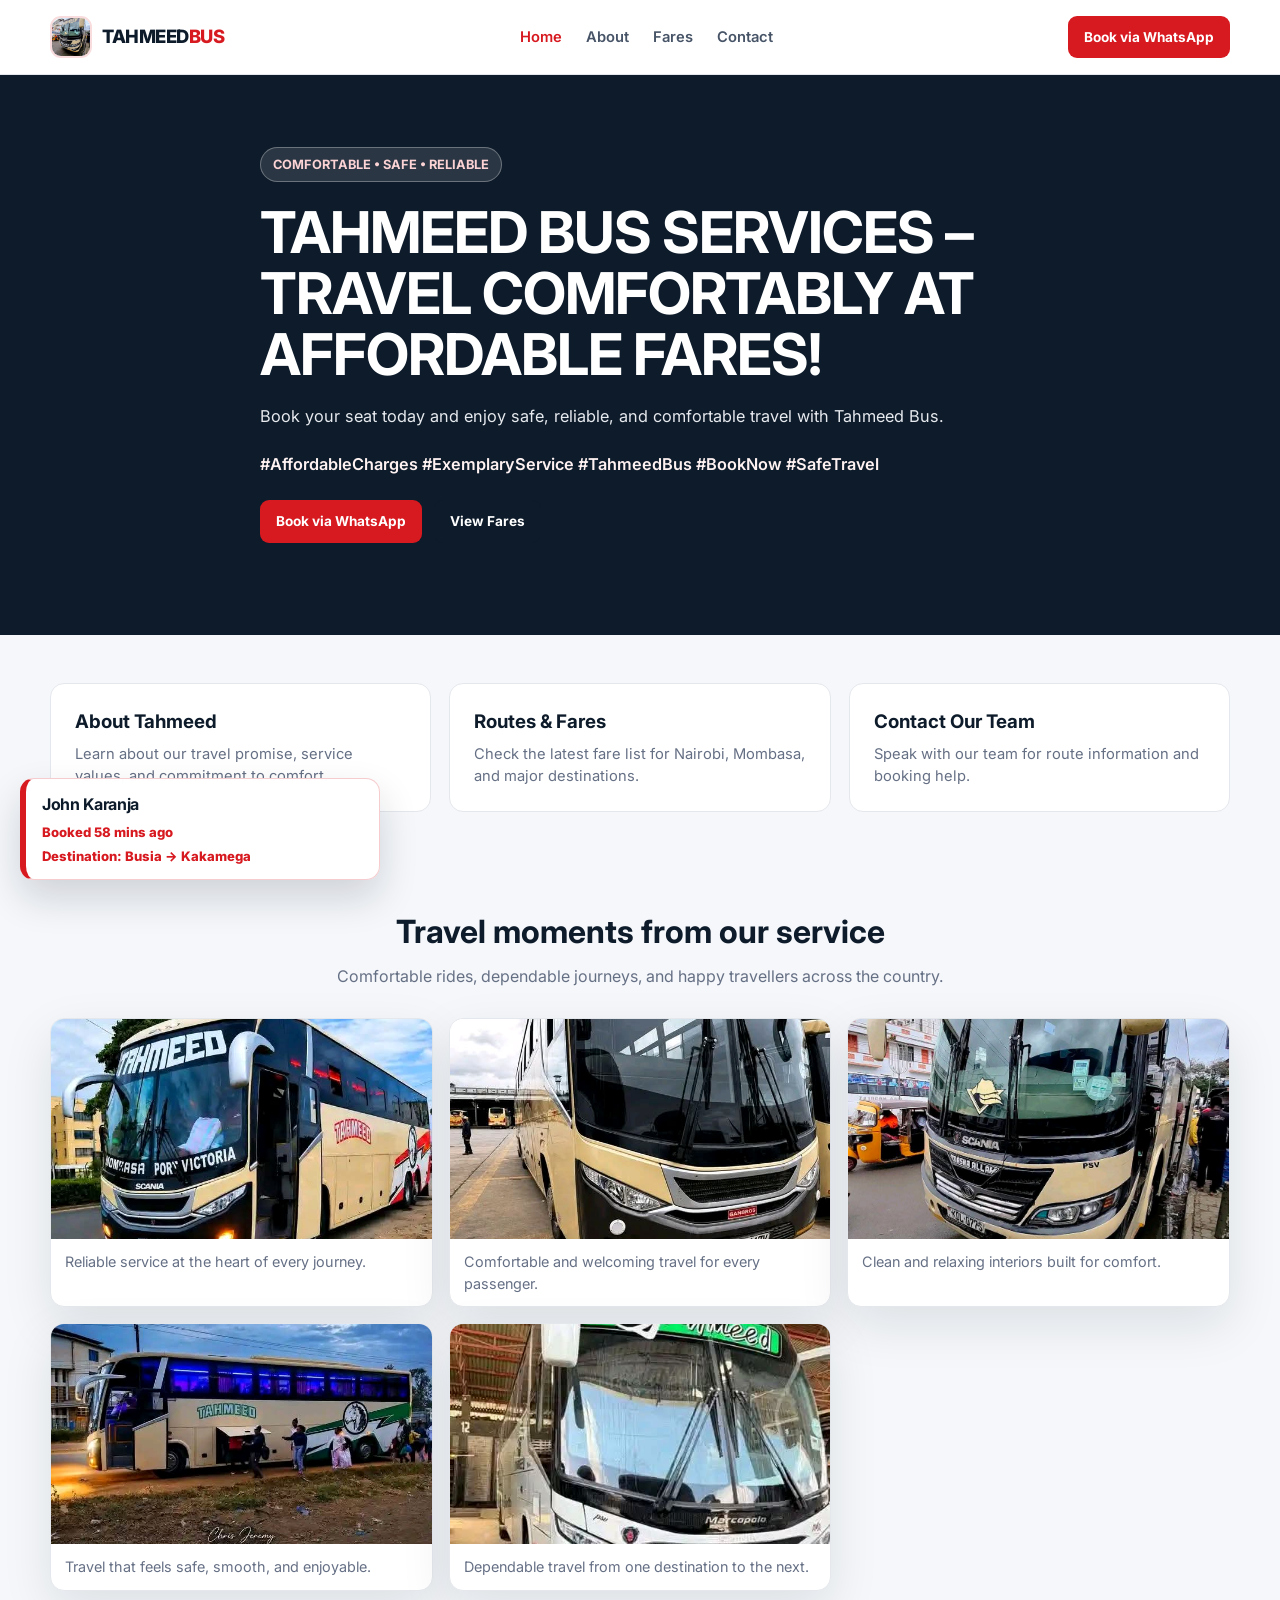
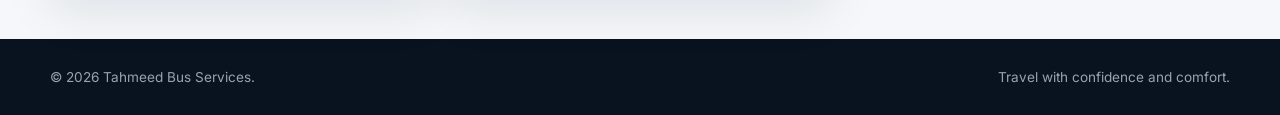
<file: index.html>
<!DOCTYPE html>
<html lang="en">

<head>
    <meta charset="UTF-8" />
    <meta name="viewport" content="width=device-width, initial-scale=1.0" />
    <title>Tahmeed Bus | Book Your Ticket</title>
    <meta name="description" content="Book Tahmeed bus tickets across Kenya." />
    <link rel="preconnect" href="https://fonts.googleapis.com" />
    <link rel="preconnect" href="https://fonts.gstatic.com" crossorigin />
    <link href="https://fonts.googleapis.com/css2?family=Inter:wght@400;500;600;700;800&display=swap" rel="stylesheet" />
    <link rel="stylesheet" href="styles.css" />
</head>

<body>
    <header class="navbar">
        <div class="container nav-inner">
            <a class="brand" href="index.html">
                <img class="brand-logo" src="WhatsApp Image 2026-08-10 at 18.30.43.jpeg" alt="Tahmeed Bus logo" />
                <span>TAHMEED<span style="color: var(--primary)">BUS</span></span>
            </a>
            <nav class="nav-links">
                <a class="active" href="index.html">Home</a>
                <a href="about.html">About</a>
                <a href="fares.html">Fares</a>
                <a href="contact.html">Contact</a>
            </nav>
            <a class="call-btn" href="https://wa.me/254100591007?text=Hello%20Tahmeed%20Bus%2C%20I%20would%20like%20to%20book%20a%20seat." target="_blank" rel="noopener noreferrer">Book via WhatsApp</a>
        </div>
    </header>

    <main>
        <section class="hero">
            <div class="container hero-content">
                <span class="eyebrow">COMFORTABLE • SAFE • RELIABLE</span>
                <h1>TAHMEED BUS SERVICES – TRAVEL COMFORTABLY AT AFFORDABLE FARES!</h1>
                <p>Book your seat today and enjoy safe, reliable, and comfortable travel with Tahmeed Bus.</p>
                <p style="margin-top: 10px; font-weight: 600; color: #fff2f2;">#AffordableCharges #ExemplaryService #TahmeedBus #BookNow #SafeTravel</p>
                <div class="hero-actions">
                    <a class="primary-btn" href="https://wa.me/254100591007?text=Hello%20Tahmeed%20Bus%2C%20I%20would%20like%20to%20book%20a%20seat." target="_blank" rel="noopener noreferrer">Book via WhatsApp</a>
                    <a class="primary-btn" href="fares.html" style="background: #0d1b2a;">View Fares</a>
                </div>
            </div>
        </section>

        <div class="testimonial-float-container" id="testimonial-float-container" aria-live="polite"></div>

        <section class="section">
            <div class="container cards-grid">
                <a class="card-link" href="about.html">
                    <h3>About Tahmeed</h3>
                    <p>Learn about our travel promise, service values, and commitment to comfort.</p>
                </a>
                <a class="card-link" href="fares.html">
                    <h3>Routes & Fares</h3>
                    <p>Check the latest fare list for Nairobi, Mombasa, and major destinations.</p>
                </a>
                <a class="card-link" href="contact.html">
                    <h3>Contact Our Team</h3>
                    <p>Speak with our team for route information and booking help.</p>
                </a>
            </div>
        </section>

        <section class="section">
            <div class="container">
                <div class="section-heading">
                    <h2>Travel moments from our service</h2>
                    <p>Comfortable rides, dependable journeys, and happy travellers across the country.</p>
                </div>
                <div class="gallery-grid">
                    <figure class="gallery-card">
                        <img src="WhatsApp Image 2026-08-10 at 18.30.43 (1).jpeg" alt="Tahmeed Bus service photo" loading="lazy" />
                        <figcaption>Reliable service at the heart of every journey.</figcaption>
                    </figure>
                    <figure class="gallery-card">
                        <img src="WhatsApp Image 2026-08-10 at 18.30.43 (2).jpeg" alt="Tahmeed Bus travel experience" loading="lazy" />
                        <figcaption>Comfortable and welcoming travel for every passenger.</figcaption>
                    </figure>
                    <figure class="gallery-card">
                        <img src="WhatsApp Image 2026-08-10 at 18.30.43.jpeg" alt="Tahmeed Bus interior and seats" loading="lazy" />
                        <figcaption>Clean and relaxing interiors built for comfort.</figcaption>
                    </figure>
                    <figure class="gallery-card">
                        <img src="WhatsApp Image 2026-08-10 at 18.30.44 (1).jpeg" alt="Tahmeed Bus passengers aboard" loading="lazy" />
                        <figcaption>Travel that feels safe, smooth, and enjoyable.</figcaption>
                    </figure>
                    <figure class="gallery-card">
                        <img src="WhatsApp Image 2026-08-10 at 18.30.44 (2).jpeg" alt="Tahmeed Bus road journey" loading="lazy" />
                        <figcaption>Dependable travel from one destination to the next.</figcaption>
                    </figure>
                </div>
            </div>
        </section>
    </main>

    <footer>
        <div class="container footer-inner">
            <p>© 2026 Tahmeed Bus Services.</p>
            <p>Travel with confidence and comfort.</p>
        </div>
    </footer>

    <script>
        const container = document.getElementById("testimonial-float-container");
        const names = [
            "Amina Wanjiku", "Daniel Otieno", "Grace Njeri", "Joseph Kibet", "Sarah Achieng", "Brian Muriuki", "Lucy Wambui", "Kevin Kariuki", "Moses Waweru", "Hellen Muthoni",
            "Peter Kamau", "Faith Mwende", "Omar Hassan", "Njeri Nyambura", "Asha Mohamed", "Caleb Ndegwa", "Winnie Atieno", "Sam Karanja", "Ruth Wanjiru", "Eric Mutua",
            "Mary Kilonzo", "James Owino", "Ann Maina", "Stephen Mwangangi", "Esther Mutisya", "Alex Kiplagat", "Mercy Naliaka", "Paul Kivuva", "Diana Chepkoech", "John Karanja",
            "Rose Awuor", "Isaac Langat", "Naomi Kibet", "Martin Mwaura", "Cynthia Njeri", "Elias Kiprotich", "Nancy Kwamboka", "Peter Otieno", "Sharon Mwikali", "David Njoroge",
            "Irene Wanjala", "Victor Ochieng", "Jane Muthoni", "Dennis Kinyua", "Lilian Akinyi", "Collins Wekesa", "Gladys Mokeira", "Simon Khamisi", "Priscah Njeri", "Brian Kigen",
            "Mariam Salim", "Kiptoo Cheruiyot", "Betty Mwangi", "Emmanuel Kariuki", "Joy Wairimu", "Joel Wafula", "Wanjiku Mugo", "Abdi Noor", "Leah Naserian", "Kennedy Ouma",
            "Frida Jepchirchir", "George Kibet", "Salome Chebet", "Robert Wekesa", "Esther Wambui", "Kevin Oduor", "Anne Kiarie", "Simon Maina", "Dorcas Kemunto", "Michael Ndegwa"
        ];

        const routes = [
            "Nairobi → Kisumu", "Mombasa → Nairobi", "Nakuru → Eldoret", "Kisumu → Nairobi", "Eldoret → Nairobi",
            "Thika → Mombasa", "Meru → Nairobi", "Garissa → Nairobi", "Nyeri → Kisumu", "Kakamega → Nairobi",
            "Kitale → Mombasa", "Machakos → Nakuru", "Mandera → Nairobi", "Naivasha → Kisumu", "Kisii → Nairobi",
            "Embu → Mombasa", "Malindi → Nairobi", "Busia → Nairobi", "Nanyuki → Eldoret", "Murang'a → Kisumu",
            "Nairobi → Mombasa", "Kisumu → Eldoret", "Mombasa → Kisii", "Nairobi → Nakuru", "Eldoret → Kisumu",
            "Nakuru → Nairobi", "Kisumu → Mombasa", "Nairobi → Meru", "Nairobi → Thika", "Busia → Kakamega",
            "Kisumu → Busia", "Mombasa → Malindi", "Nairobi → Garissa", "Nanyuki → Nairobi", "Mandera → Mombasa",
            "Kisii → Eldoret", "Thika → Nairobi", "Eldoret → Nakuru", "Nyeri → Nairobi", "Murang'a → Nairobi",
            "Nairobi → Kitale", "Kisumu → Nakuru", "Machakos → Mombasa", "Nakuru → Kisii", "Busia → Nairobi",
            "Mombasa → Eldoret", "Kisumu → Nairobi", "Nakuru → Mombasa", "Nairobi → Busia", "Eldoret → Nairobi",
            "Meru → Mombasa", "Kisii → Nairobi", "Malindi → Nairobi", "Embu → Kisumu", "Nairobi → Nyeri", "Nairobi → Garissa"
        ];

        const times = ["just now", "2 mins ago", "5 mins ago", "9 mins ago", "14 mins ago", "21 mins ago", "27 mins ago", "38 mins ago", "46 mins ago", "58 mins ago"];
        const testimonials = names.map((name, index) => ({
            name,
            time: times[index % times.length],
            destination: routes[index % routes.length]
        }));

        let usedIndexes = [];

        function showTestimonial() {
            if (usedIndexes.length === testimonials.length) {
                usedIndexes = [];
            }

            let nextIndex = Math.floor(Math.random() * testimonials.length);
            while (usedIndexes.includes(nextIndex)) {
                nextIndex = Math.floor(Math.random() * testimonials.length);
            }

            usedIndexes.push(nextIndex);
            const item = testimonials[nextIndex];

            const bubble = document.createElement("div");
            bubble.className = "testimonial-bubble";
            bubble.innerHTML = `
                <strong>${item.name}</strong>
                <span>Booked ${item.time}</span>
                <span>Destination: ${item.destination}</span>
            `;

            container.appendChild(bubble);

            setTimeout(() => {
                bubble.classList.add("fade-out");
                setTimeout(() => bubble.remove(), 500);
            }, 4200);
        }

        setInterval(showTestimonial, 5000);
        showTestimonial();
    </script>
</body>

</html>
</file>
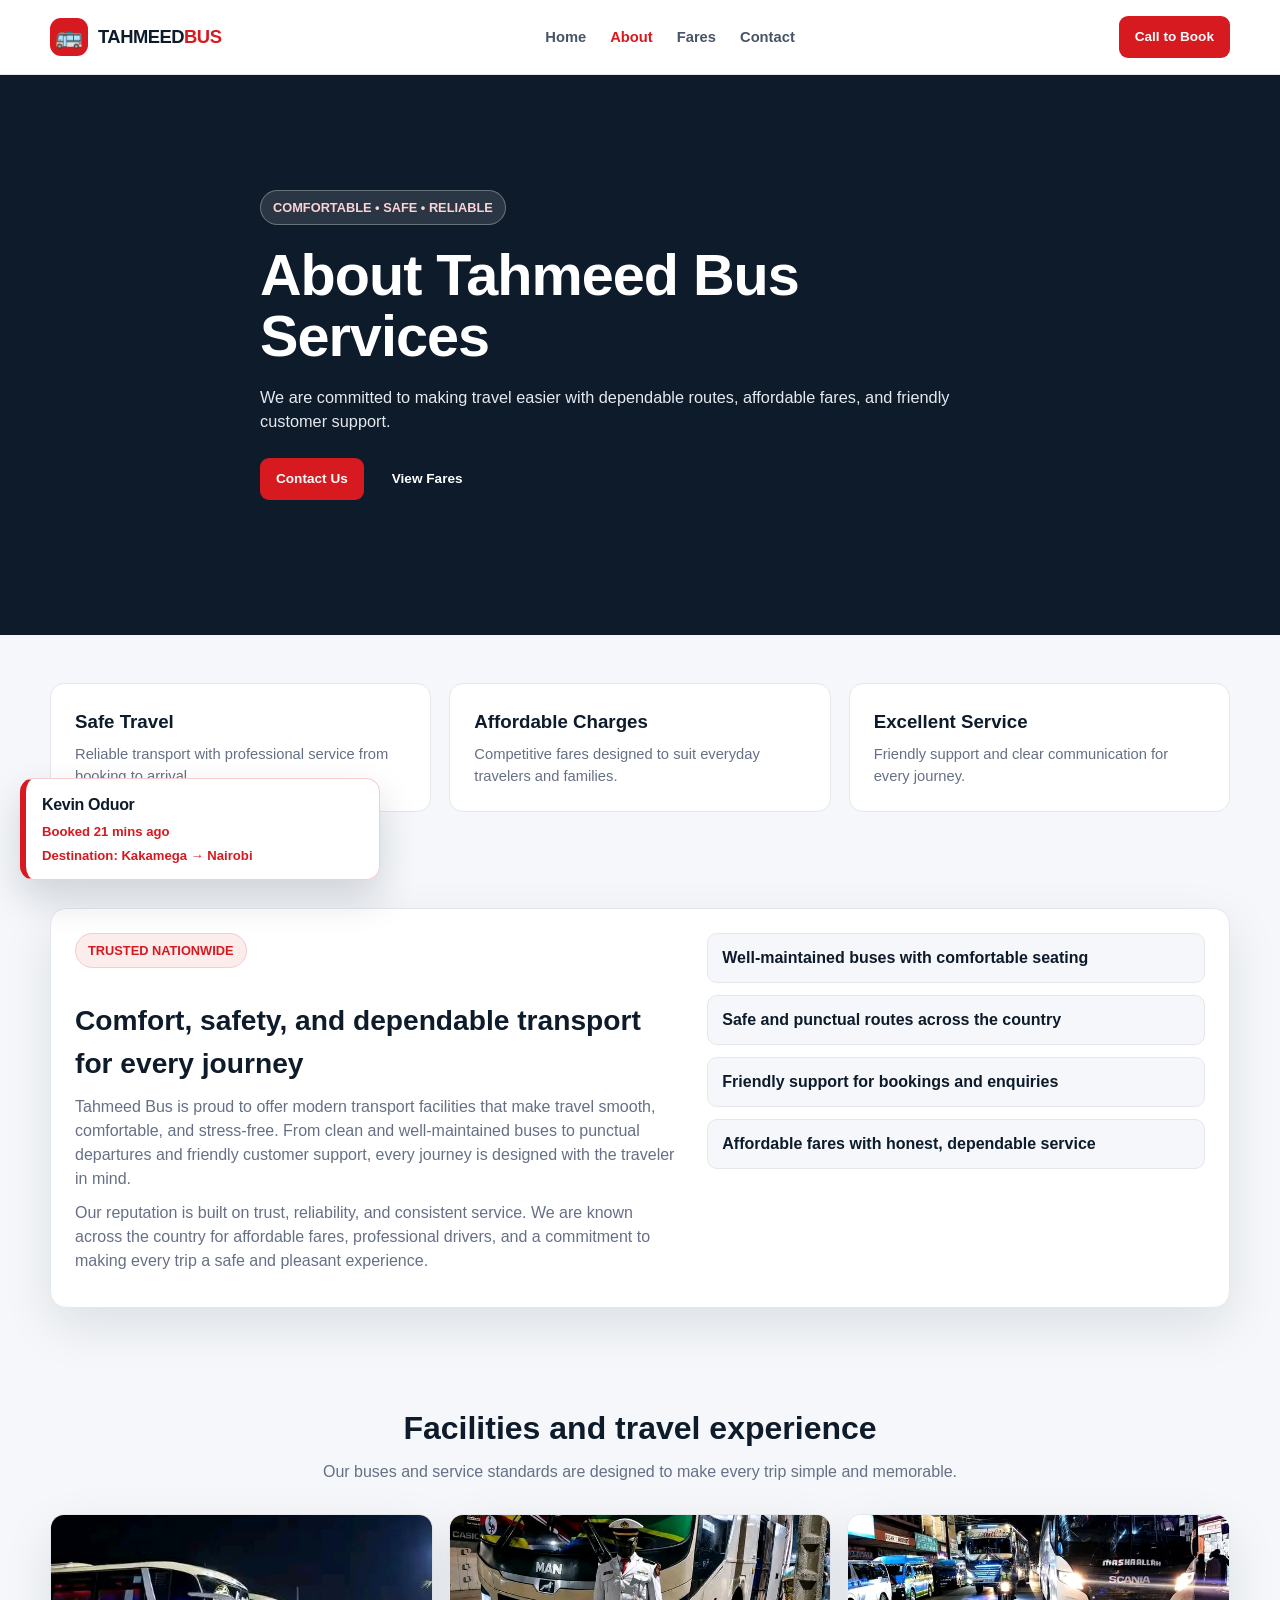
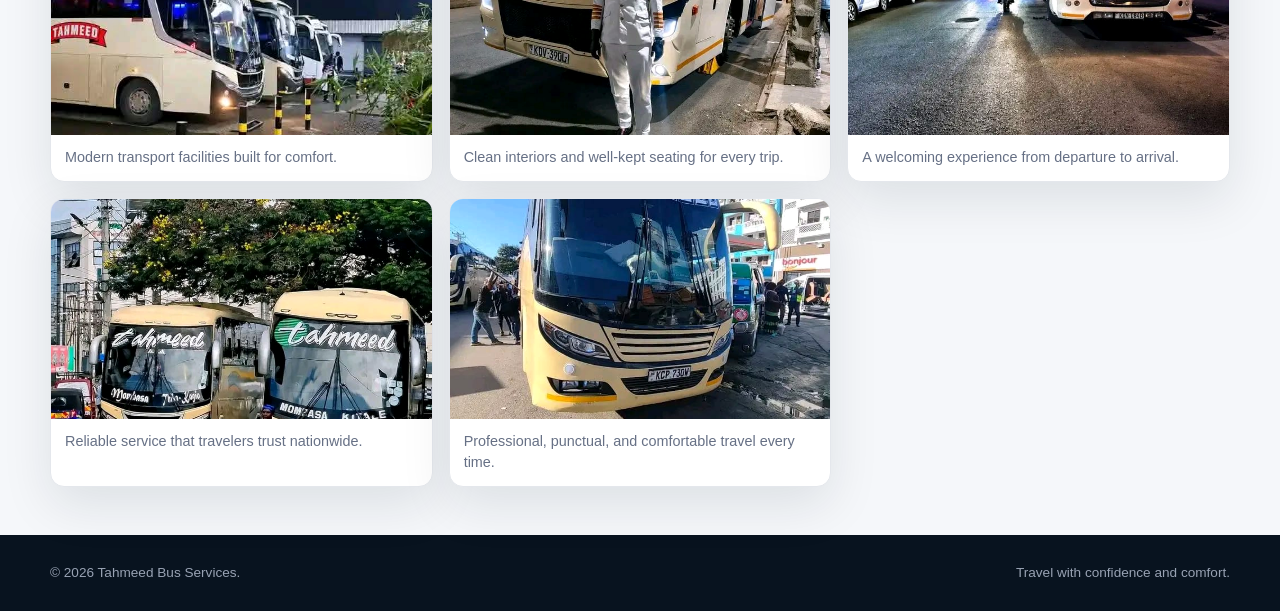
<file: about.html>
<!DOCTYPE html>
<html lang="en">

<head>
    <meta charset="UTF-8" />
    <meta name="viewport" content="width=device-width, initial-scale=1.0" />
    <title>About Tahmeed Bus</title>
    <link rel="stylesheet" href="styles.css" />
</head>

<body>
    <header class="navbar">
        <div class="container nav-inner">
            <a class="brand" href="index.html">
                <span class="brand-mark">🚌</span>
                <span>TAHMEED<span style="color: var(--primary)">BUS</span></span>
            </a>
            <nav class="nav-links">
                <a href="index.html">Home</a>
                <a class="active" href="about.html">About</a>
                <a href="fares.html">Fares</a>
                <a href="contact.html">Contact</a>
            </nav>
            <a class="call-btn" href="https://wa.me/254100591007?text=Hello%20Tahmeed%20Bus%2C%20I%20would%20like%20to%20book%20a%20seat." target="_blank" rel="noopener noreferrer">Call to Book</a>
        </div>
    </header>

    <main>
        <section class="hero">
            <div class="container hero-content">
                <span class="eyebrow">COMFORTABLE • SAFE • RELIABLE</span>
                <h1>About Tahmeed Bus Services</h1>
                <p>We are committed to making travel easier with dependable routes, affordable fares, and friendly customer support.</p>
                <div class="hero-actions">
                    <a class="primary-btn" href="contact.html">Contact Us</a>
                    <a class="primary-btn" href="fares.html" style="background: #0d1b2a;">View Fares</a>
                </div>
            </div>
        </section>

        <section class="section">
            <div class="container cards-grid">
                <article class="card-link">
                    <h3>Safe Travel</h3>
                    <p>Reliable transport with professional service from booking to arrival.</p>
                </article>
                <article class="card-link">
                    <h3>Affordable Charges</h3>
                    <p>Competitive fares designed to suit everyday travelers and families.</p>
                </article>
                <article class="card-link">
                    <h3>Excellent Service</h3>
                    <p>Friendly support and clear communication for every journey.</p>
                </article>
            </div>
        </section>

        <section class="section">
            <div class="container">
                <div class="page-card">
                    <div class="about-content">
                        <div>
                            <span class="eyebrow" style="color: var(--primary); background: rgba(215, 25, 32, 0.08); border-color: rgba(215, 25, 32, 0.15);">TRUSTED NATIONWIDE</span>
                            <h2>Comfort, safety, and dependable transport for every journey</h2>
                            <p>Tahmeed Bus is proud to offer modern transport facilities that make travel smooth, comfortable, and stress-free. From clean and well-maintained buses to punctual departures and friendly customer support, every journey is designed
                                with the traveler in mind.</p>
                            <p>Our reputation is built on trust, reliability, and consistent service. We are known across the country for affordable fares, professional drivers, and a commitment to making every trip a safe and pleasant experience.</p>
                        </div>
                        <ul class="feature-list">
                            <li>Well-maintained buses with comfortable seating</li>
                            <li>Safe and punctual routes across the country</li>
                            <li>Friendly support for bookings and enquiries</li>
                            <li>Affordable fares with honest, dependable service</li>
                        </ul>
                    </div>
                </div>
            </div>
        </section>

        <section class="section">
            <div class="container">
                <div class="section-heading">
                    <h2>Facilities and travel experience</h2>
                    <p>Our buses and service standards are designed to make every trip simple and memorable.</p>
                </div>
                <div class="gallery-grid">
                    <figure class="gallery-card">
                        <img src="WhatsApp Image 2026-08-10 at 18.30.44.jpeg" alt="Tahmeed Bus fleet" loading="lazy" />
                        <figcaption>Modern transport facilities built for comfort.</figcaption>
                    </figure>
                    <figure class="gallery-card">
                        <img src="WhatsApp Image 2026-08-10 at 18.30.48 (1).jpeg" alt="Tahmeed Bus interior" loading="lazy" />
                        <figcaption>Clean interiors and well-kept seating for every trip.</figcaption>
                    </figure>
                    <figure class="gallery-card">
                        <img src="WhatsApp Image 2026-08-10 at 18.30.48.jpeg" alt="Tahmeed Bus passengers" loading="lazy" />
                        <figcaption>A welcoming experience from departure to arrival.</figcaption>
                    </figure>
                    <figure class="gallery-card">
                        <img src="WhatsApp Image 2026-08-10 at 18.30.49.jpeg" alt="Tahmeed Bus travel comfort" loading="lazy" />
                        <figcaption>Reliable service that travelers trust nationwide.</figcaption>
                    </figure>
                    <figure class="gallery-card">
                        <img src="WhatsApp Image 2026-08-10 at 18.30.50 (1).jpeg" alt="Tahmeed Bus road trip" loading="lazy" />
                        <figcaption>Professional, punctual, and comfortable travel every time.</figcaption>
                    </figure>
                </div>
            </div>
        </section>
    </main>

    <div class="testimonial-float-container" id="testimonial-float-container" aria-live="polite"></div>

    <footer>
        <div class="container footer-inner">
            <p>© 2026 Tahmeed Bus Services.</p>
            <p>Travel with confidence and comfort.</p>
        </div>
    </footer>

    <script>
        const container = document.getElementById("testimonial-float-container");
        if (container) {
            const names = [
                "Amina Wanjiku", "Daniel Otieno", "Grace Njeri", "Joseph Kibet", "Sarah Achieng", "Brian Muriuki", "Lucy Wambui", "Kevin Kariuki", "Moses Waweru", "Hellen Muthoni",
                "Peter Kamau", "Faith Mwende", "Omar Hassan", "Njeri Nyambura", "Asha Mohamed", "Caleb Ndegwa", "Winnie Atieno", "Sam Karanja", "Ruth Wanjiru", "Eric Mutua",
                "Mary Kilonzo", "James Owino", "Ann Maina", "Stephen Mwangangi", "Esther Mutisya", "Alex Kiplagat", "Mercy Naliaka", "Paul Kivuva", "Diana Chepkoech", "John Karanja",
                "Rose Awuor", "Isaac Langat", "Naomi Kibet", "Martin Mwaura", "Cynthia Njeri", "Elias Kiprotich", "Nancy Kwamboka", "Peter Otieno", "Sharon Mwikali", "David Njoroge",
                "Irene Wanjala", "Victor Ochieng", "Jane Muthoni", "Dennis Kinyua", "Lilian Akinyi", "Collins Wekesa", "Gladys Mokeira", "Simon Khamisi", "Priscah Njeri", "Brian Kigen",
                "Mariam Salim", "Kiptoo Cheruiyot", "Betty Mwangi", "Emmanuel Kariuki", "Joy Wairimu", "Joel Wafula", "Wanjiku Mugo", "Abdi Noor", "Leah Naserian", "Kennedy Ouma",
                "Frida Jepchirchir", "George Kibet", "Salome Chebet", "Robert Wekesa", "Esther Wambui", "Kevin Oduor", "Anne Kiarie", "Simon Maina", "Dorcas Kemunto", "Michael Ndegwa"
            ];

            const routes = [
                "Nairobi → Kisumu", "Mombasa → Nairobi", "Nakuru → Eldoret", "Kisumu → Nairobi", "Eldoret → Nairobi",
                "Thika → Mombasa", "Meru → Nairobi", "Garissa → Nairobi", "Nyeri → Kisumu", "Kakamega → Nairobi",
                "Kitale → Mombasa", "Machakos → Nakuru", "Mandera → Nairobi", "Naivasha → Kisumu", "Kisii → Nairobi",
                "Embu → Mombasa", "Malindi → Nairobi", "Busia → Nairobi", "Nanyuki → Eldoret", "Murang'a → Kisumu",
                "Nairobi → Mombasa", "Kisumu → Eldoret", "Mombasa → Kisii", "Nairobi → Nakuru", "Eldoret → Kisumu",
                "Nakuru → Nairobi", "Kisumu → Mombasa", "Nairobi → Meru", "Nairobi → Thika", "Busia → Kakamega",
                "Kisumu → Busia", "Mombasa → Malindi", "Nairobi → Garissa", "Nanyuki → Nairobi", "Mandera → Mombasa",
                "Kisii → Eldoret", "Thika → Nairobi", "Eldoret → Nakuru", "Nyeri → Nairobi", "Murang'a → Nairobi",
                "Nairobi → Kitale", "Kisumu → Nakuru", "Machakos → Mombasa", "Nakuru → Kisii", "Busia → Nairobi",
                "Mombasa → Eldoret", "Kisumu → Nairobi", "Nakuru → Mombasa", "Nairobi → Busia", "Eldoret → Nairobi",
                "Meru → Mombasa", "Kisii → Nairobi", "Malindi → Nairobi", "Embu → Kisumu", "Nairobi → Nyeri", "Nairobi → Garissa"
            ];

            const times = ["just now", "2 mins ago", "5 mins ago", "9 mins ago", "14 mins ago", "21 mins ago", "27 mins ago", "38 mins ago", "46 mins ago", "58 mins ago"];
            const testimonials = names.map((name, index) => ({
                name,
                time: times[index % times.length],
                destination: routes[index % routes.length]
            }));

            let usedIndexes = [];

            function showTestimonial() {
                if (usedIndexes.length === testimonials.length) {
                    usedIndexes = [];
                }

                let nextIndex = Math.floor(Math.random() * testimonials.length);
                while (usedIndexes.includes(nextIndex)) {
                    nextIndex = Math.floor(Math.random() * testimonials.length);
                }

                usedIndexes.push(nextIndex);
                const item = testimonials[nextIndex];
                const bubble = document.createElement("div");
                bubble.className = "testimonial-bubble";
                bubble.innerHTML = `
                    <strong>${item.name}</strong>
                    <span>Booked ${item.time}</span>
                    <span>Destination: ${item.destination}</span>
                `;

                container.appendChild(bubble);

                setTimeout(() => {
                    bubble.classList.add("fade-out");
                    setTimeout(() => bubble.remove(), 500);
                }, 4200);
            }

            setInterval(showTestimonial, 5000);
            showTestimonial();
        }
    </script>
</body>

</html>
</file>
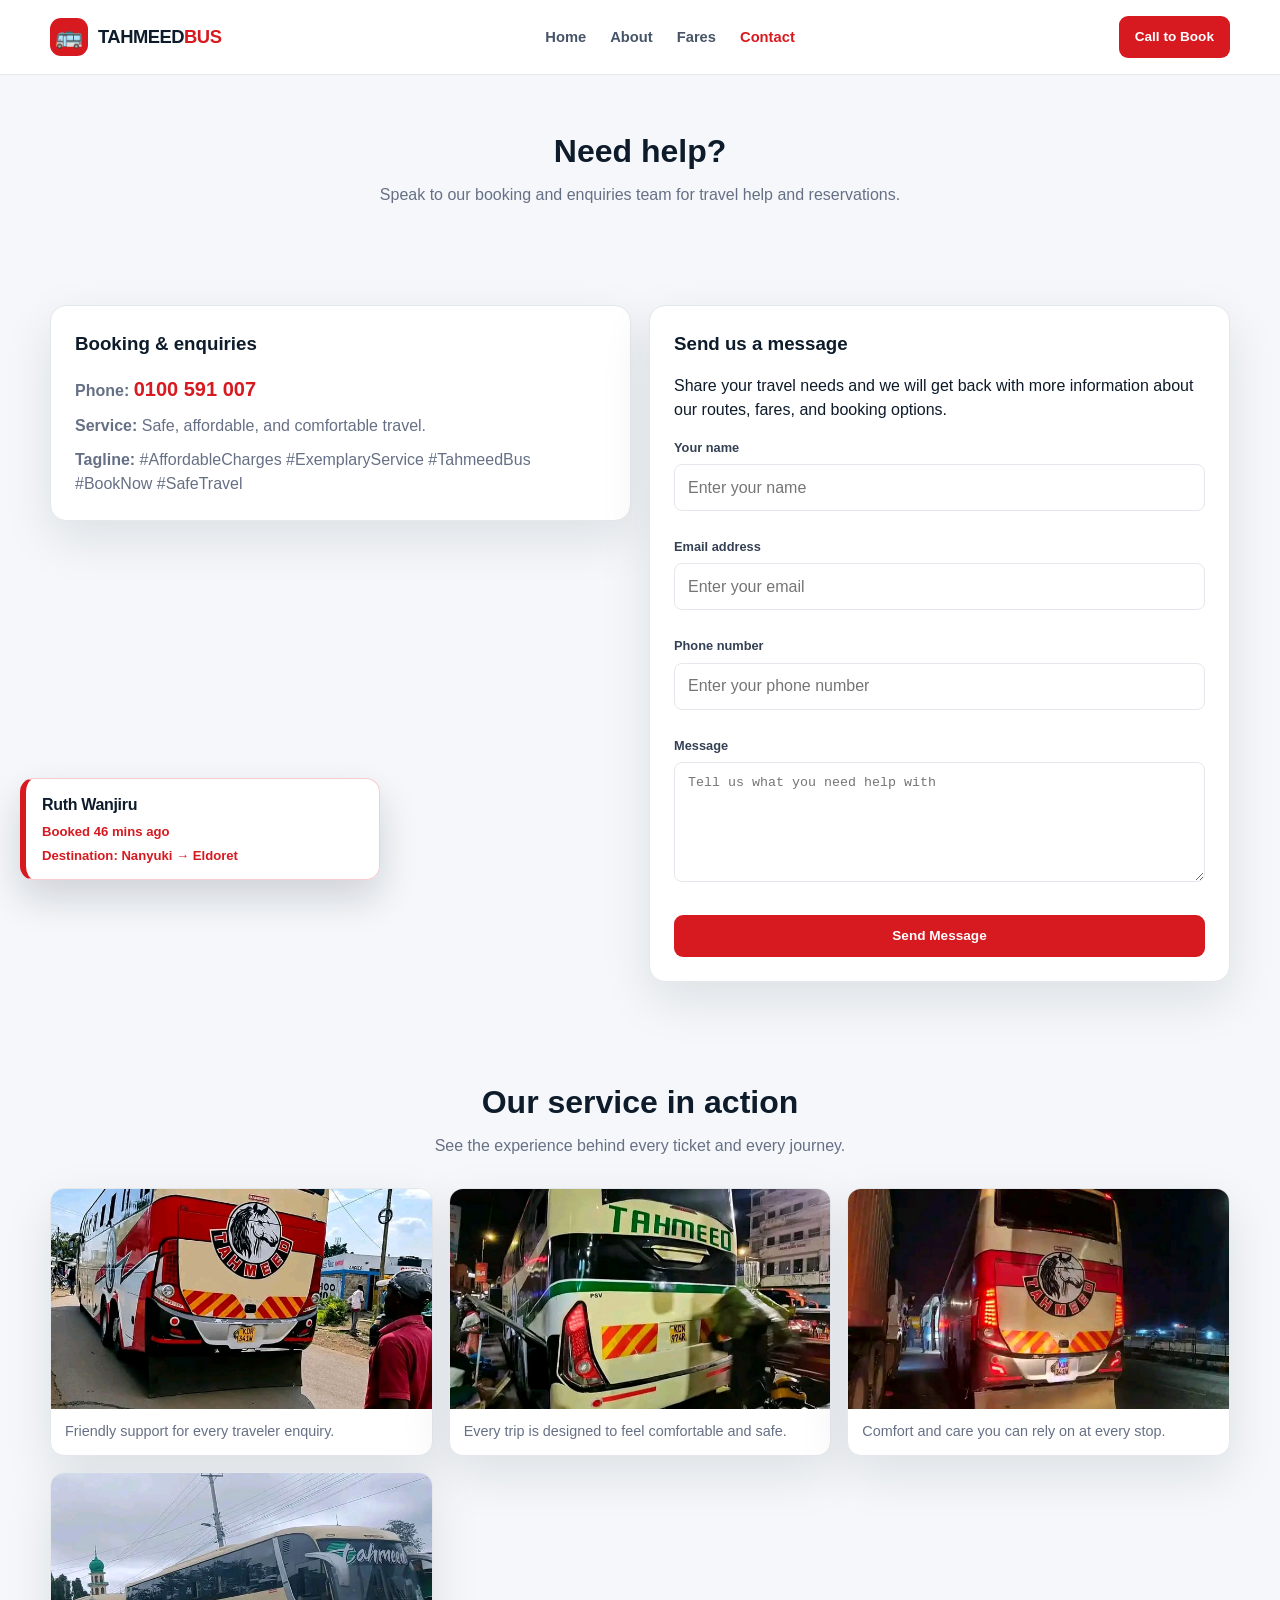
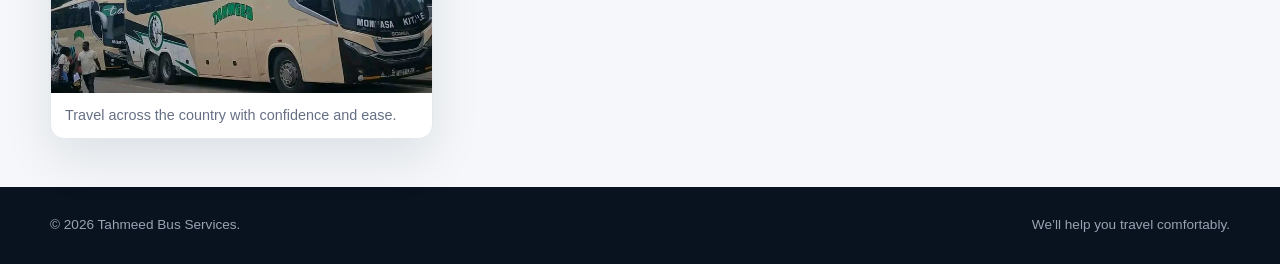
<file: contact.html>
<!DOCTYPE html>
<html lang="en">

<head>
    <meta charset="UTF-8" />
    <meta name="viewport" content="width=device-width, initial-scale=1.0" />
    <title>Contact Tahmeed Bus</title>
    <link rel="stylesheet" href="styles.css" />
</head>

<body>
    <header class="navbar">
        <div class="container nav-inner">
            <a class="brand" href="index.html">
                <span class="brand-mark">🚌</span>
                <span>TAHMEED<span style="color: var(--primary)">BUS</span></span>
            </a>
            <nav class="nav-links">
                <a href="index.html">Home</a>
                <a href="about.html">About</a>
                <a href="fares.html">Fares</a>
                <a class="active" href="contact.html">Contact</a>
            </nav>
            <a class="call-btn" href="https://wa.me/254100591007?text=Hello%20Tahmeed%20Bus%2C%20I%20would%20like%20to%20book%20a%20seat." target="_blank" rel="noopener noreferrer">Call to Book</a>
        </div>
    </header>

    <main>
        <section class="page-header">
            <div class="container section-heading">
                <h2>Need help?</h2>
                <p>Speak to our booking and enquiries team for travel help and reservations.</p>
            </div>
        </section>

        <section class="section">
            <div class="container contact-grid">
                <div class="contact-card">
                    <h3>Booking & enquiries</h3>
                    <div class="contact-list">
                        <p><strong>Phone:</strong> <a class="contact-number" href="https://wa.me/254100591007?text=Hello%20Tahmeed%20Bus%2C%20I%20would%20like%20to%20book%20a%20seat." target="_blank" rel="noopener noreferrer">0100 591 007</a></p>
                        <p><strong>Service:</strong> Safe, affordable, and comfortable travel.</p>
                        <p><strong>Tagline:</strong> #AffordableCharges #ExemplaryService #TahmeedBus #BookNow #SafeTravel</p>
                    </div>
                </div>

                <div class="contact-card">
                    <h3>Send us a message</h3>
                    <p>Share your travel needs and we will get back with more information about our routes, fares, and booking options.</p>
                    <form class="message-form" action="mailto:info@tahmeedbus.com" method="post" enctype="text/plain">
                        <div class="form-group">
                            <label for="name">Your name</label>
                            <input class="form-input" id="name" name="name" type="text" placeholder="Enter your name" required />
                        </div>
                        <div class="form-group">
                            <label for="email">Email address</label>
                            <input class="form-input" id="email" name="email" type="email" placeholder="Enter your email" required />
                        </div>
                        <div class="form-group">
                            <label for="phone">Phone number</label>
                            <input class="form-input" id="phone" name="phone" type="tel" placeholder="Enter your phone number" />
                        </div>
                        <div class="form-group">
                            <label for="message">Message</label>
                            <textarea class="form-input" id="message" name="message" rows="5" placeholder="Tell us what you need help with" required></textarea>
                        </div>
                        <button class="primary-btn" type="submit">Send Message</button>
                    </form>
                </div>
            </div>
        </section>

        <section class="section">
            <div class="container">
                <div class="section-heading">
                    <h2>Our service in action</h2>
                    <p>See the experience behind every ticket and every journey.</p>
                </div>
                <div class="gallery-grid">
                    <figure class="gallery-card">
                        <img src="WhatsApp Image 2026-08-10 at 18.30.53 (3).jpeg" alt="Tahmeed Bus support and travel gallery" loading="lazy" />
                        <figcaption>Friendly support for every traveler enquiry.</figcaption>
                    </figure>
                    <figure class="gallery-card">
                        <img src="WhatsApp Image 2026-08-10 at 18.30.53.jpeg" alt="Tahmeed Bus journey" loading="lazy" />
                        <figcaption>Every trip is designed to feel comfortable and safe.</figcaption>
                    </figure>
                    <figure class="gallery-card">
                        <img src="WhatsApp Image 2026-08-10 at 18.30.54 (1).jpeg" alt="Tahmeed Bus comfort" loading="lazy" />
                        <figcaption>Comfort and care you can rely on at every stop.</figcaption>
                    </figure>
                    <figure class="gallery-card">
                        <img src="WhatsApp Image 2026-08-10 at 18.30.54.jpeg" alt="Tahmeed Bus service image" loading="lazy" />
                        <figcaption>Travel across the country with confidence and ease.</figcaption>
                    </figure>
                </div>
            </div>
        </section>
    </main>

    <div class="testimonial-float-container" id="testimonial-float-container" aria-live="polite"></div>

    <footer>
        <div class="container footer-inner">
            <p>© 2026 Tahmeed Bus Services.</p>
            <p>We’ll help you travel comfortably.</p>
        </div>
    </footer>

    <script>
        const container = document.getElementById("testimonial-float-container");
        if (container) {
            const names = [
                "Amina Wanjiku", "Daniel Otieno", "Grace Njeri", "Joseph Kibet", "Sarah Achieng", "Brian Muriuki", "Lucy Wambui", "Kevin Kariuki", "Moses Waweru", "Hellen Muthoni",
                "Peter Kamau", "Faith Mwende", "Omar Hassan", "Njeri Nyambura", "Asha Mohamed", "Caleb Ndegwa", "Winnie Atieno", "Sam Karanja", "Ruth Wanjiru", "Eric Mutua",
                "Mary Kilonzo", "James Owino", "Ann Maina", "Stephen Mwangangi", "Esther Mutisya", "Alex Kiplagat", "Mercy Naliaka", "Paul Kivuva", "Diana Chepkoech", "John Karanja",
                "Rose Awuor", "Isaac Langat", "Naomi Kibet", "Martin Mwaura", "Cynthia Njeri", "Elias Kiprotich", "Nancy Kwamboka", "Peter Otieno", "Sharon Mwikali", "David Njoroge",
                "Irene Wanjala", "Victor Ochieng", "Jane Muthoni", "Dennis Kinyua", "Lilian Akinyi", "Collins Wekesa", "Gladys Mokeira", "Simon Khamisi", "Priscah Njeri", "Brian Kigen",
                "Mariam Salim", "Kiptoo Cheruiyot", "Betty Mwangi", "Emmanuel Kariuki", "Joy Wairimu", "Joel Wafula", "Wanjiku Mugo", "Abdi Noor", "Leah Naserian", "Kennedy Ouma",
                "Frida Jepchirchir", "George Kibet", "Salome Chebet", "Robert Wekesa", "Esther Wambui", "Kevin Oduor", "Anne Kiarie", "Simon Maina", "Dorcas Kemunto", "Michael Ndegwa"
            ];

            const routes = [
                "Nairobi → Kisumu", "Mombasa → Nairobi", "Nakuru → Eldoret", "Kisumu → Nairobi", "Eldoret → Nairobi",
                "Thika → Mombasa", "Meru → Nairobi", "Garissa → Nairobi", "Nyeri → Kisumu", "Kakamega → Nairobi",
                "Kitale → Mombasa", "Machakos → Nakuru", "Mandera → Nairobi", "Naivasha → Kisumu", "Kisii → Nairobi",
                "Embu → Mombasa", "Malindi → Nairobi", "Busia → Nairobi", "Nanyuki → Eldoret", "Murang'a → Kisumu",
                "Nairobi → Mombasa", "Kisumu → Eldoret", "Mombasa → Kisii", "Nairobi → Nakuru", "Eldoret → Kisumu",
                "Nakuru → Nairobi", "Kisumu → Mombasa", "Nairobi → Meru", "Nairobi → Thika", "Busia → Kakamega",
                "Kisumu → Busia", "Mombasa → Malindi", "Nairobi → Garissa", "Nanyuki → Nairobi", "Mandera → Mombasa",
                "Kisii → Eldoret", "Thika → Nairobi", "Eldoret → Nakuru", "Nyeri → Nairobi", "Murang'a → Nairobi",
                "Nairobi → Kitale", "Kisumu → Nakuru", "Machakos → Mombasa", "Nakuru → Kisii", "Busia → Nairobi",
                "Mombasa → Eldoret", "Kisumu → Nairobi", "Nakuru → Mombasa", "Nairobi → Busia", "Eldoret → Nairobi",
                "Meru → Mombasa", "Kisii → Nairobi", "Malindi → Nairobi", "Embu → Kisumu", "Nairobi → Nyeri", "Nairobi → Garissa"
            ];

            const times = ["just now", "2 mins ago", "5 mins ago", "9 mins ago", "14 mins ago", "21 mins ago", "27 mins ago", "38 mins ago", "46 mins ago", "58 mins ago"];
            const testimonials = names.map((name, index) => ({
                name,
                time: times[index % times.length],
                destination: routes[index % routes.length]
            }));

            let usedIndexes = [];

            function showTestimonial() {
                if (usedIndexes.length === testimonials.length) {
                    usedIndexes = [];
                }

                let nextIndex = Math.floor(Math.random() * testimonials.length);
                while (usedIndexes.includes(nextIndex)) {
                    nextIndex = Math.floor(Math.random() * testimonials.length);
                }

                usedIndexes.push(nextIndex);
                const item = testimonials[nextIndex];
                const bubble = document.createElement("div");
                bubble.className = "testimonial-bubble";
                bubble.innerHTML = `
                    <strong>${item.name}</strong>
                    <span>Booked ${item.time}</span>
                    <span>Destination: ${item.destination}</span>
                `;

                container.appendChild(bubble);

                setTimeout(() => {
                    bubble.classList.add("fade-out");
                    setTimeout(() => bubble.remove(), 500);
                }, 4200);
            }

            setInterval(showTestimonial, 5000);
            showTestimonial();
        }
    </script>
</body>

</html>
</file>
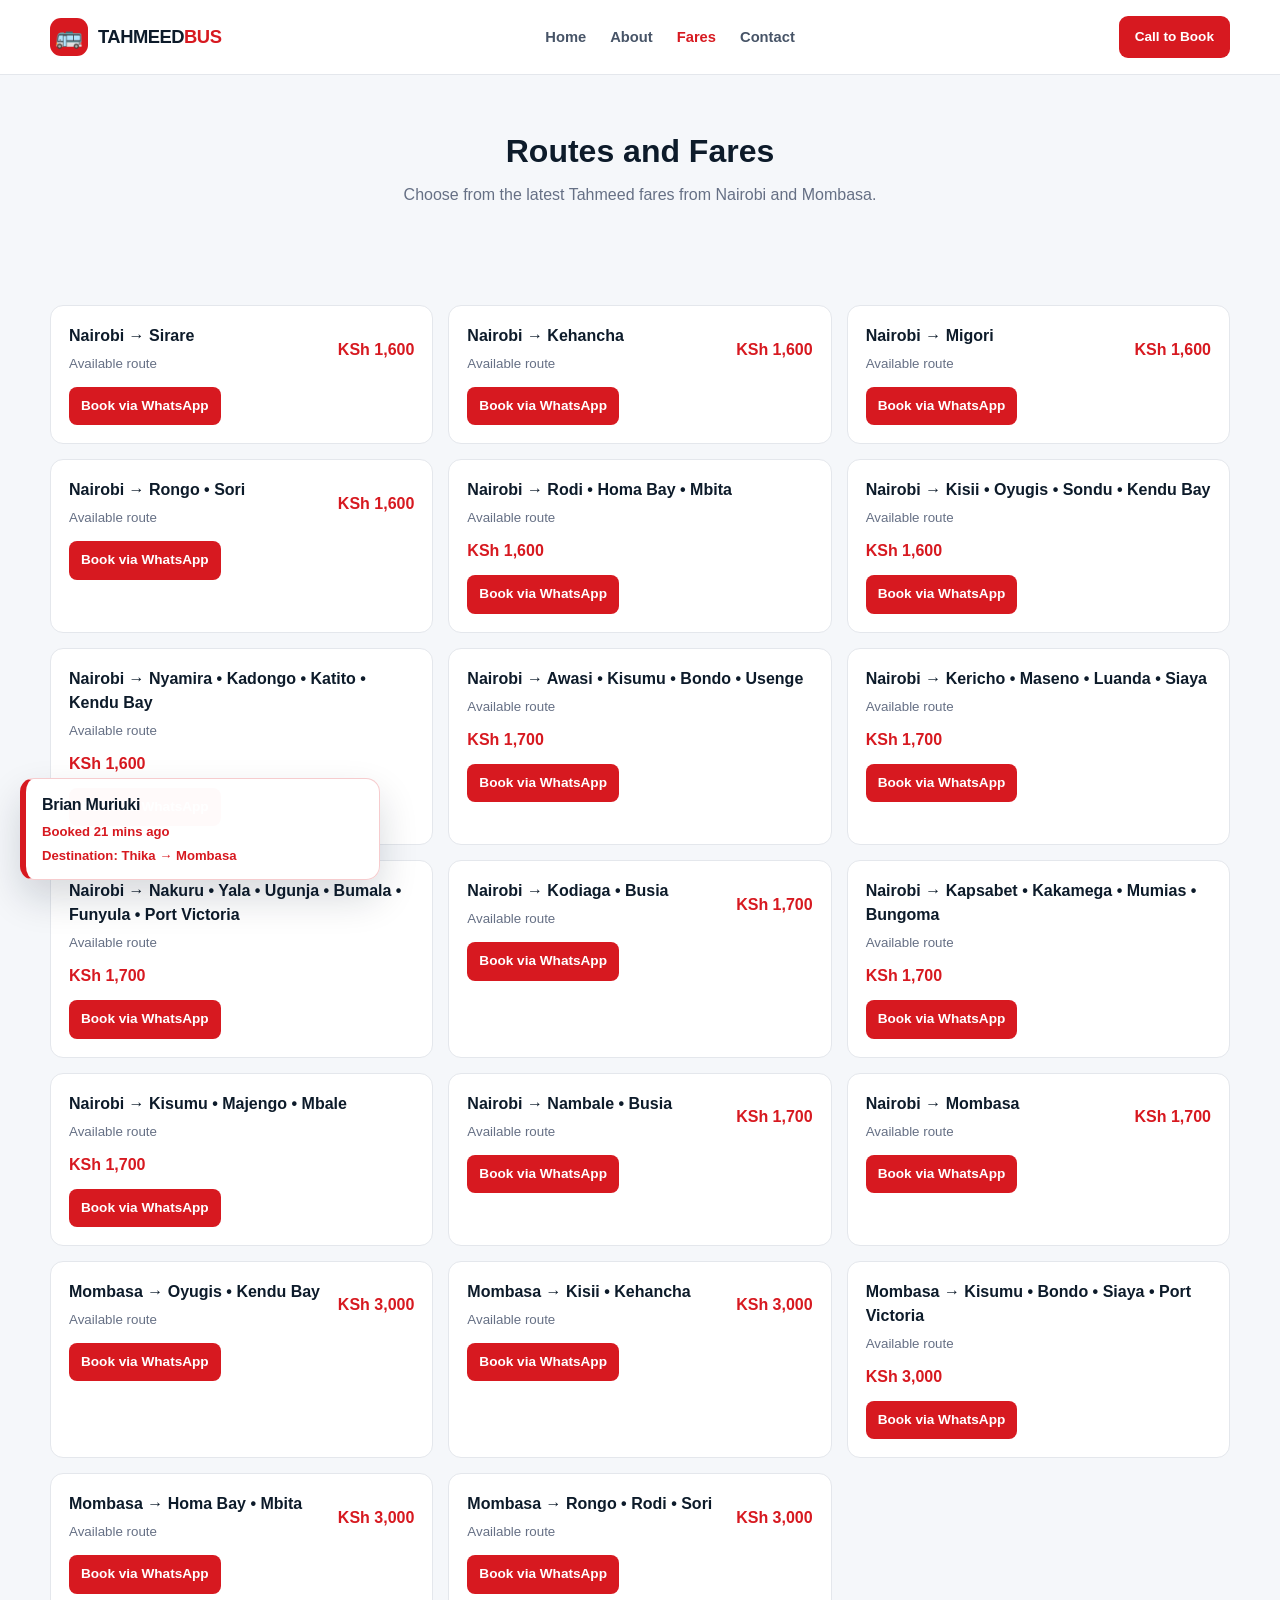
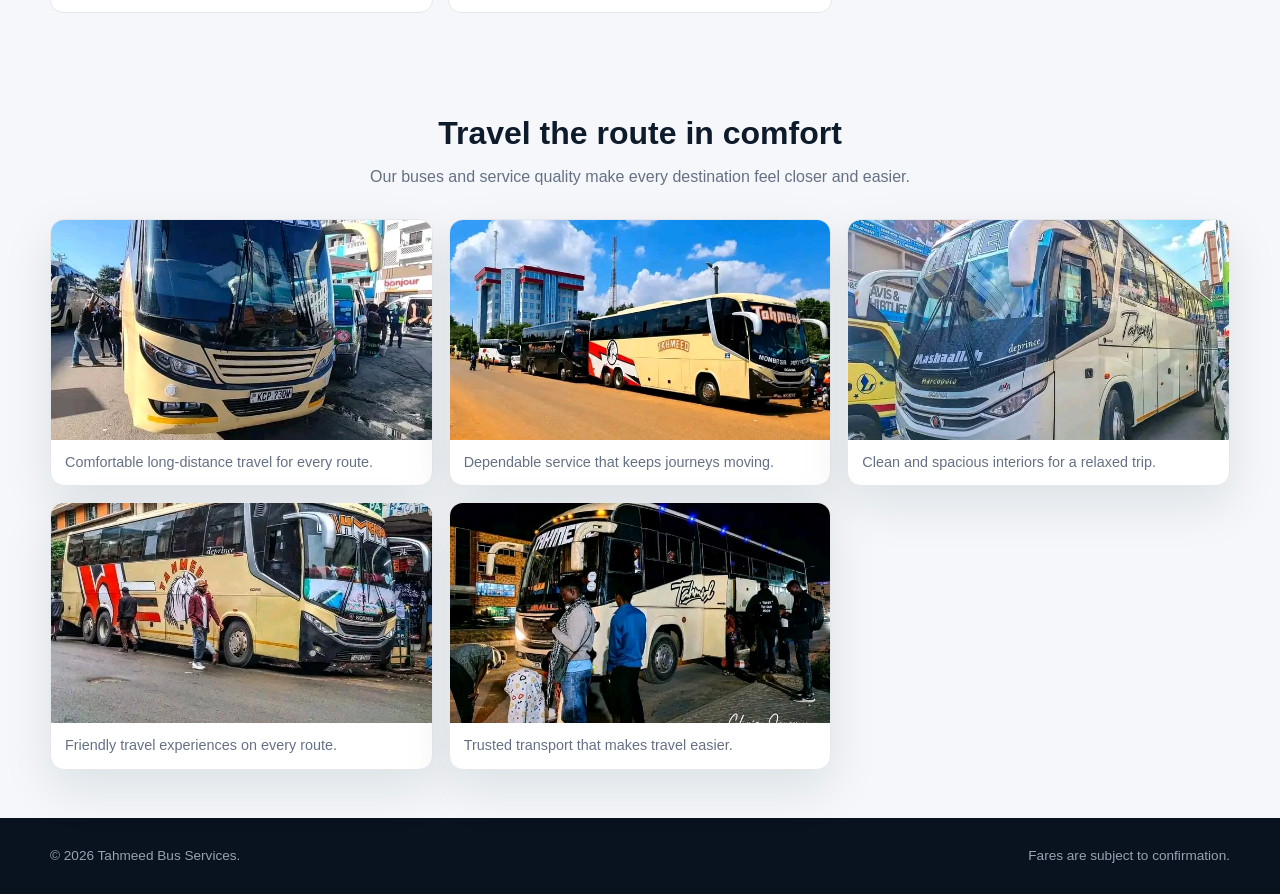
<file: fares.html>
<!DOCTYPE html>
<html lang="en">

<head>
    <meta charset="UTF-8" />
    <meta name="viewport" content="width=device-width, initial-scale=1.0" />
    <title>Tahmeed Bus Fares</title>
    <link rel="stylesheet" href="styles.css" />
</head>

<body>
    <header class="navbar">
        <div class="container nav-inner">
            <a class="brand" href="index.html">
                <span class="brand-mark">🚌</span>
                <span>TAHMEED<span style="color: var(--primary)">BUS</span></span>
            </a>
            <nav class="nav-links">
                <a href="index.html">Home</a>
                <a href="about.html">About</a>
                <a class="active" href="fares.html">Fares</a>
                <a href="contact.html">Contact</a>
            </nav>
            <a class="call-btn" href="https://wa.me/254100591007?text=Hello%20Tahmeed%20Bus%2C%20I%20would%20like%20to%20book%20a%20seat." target="_blank" rel="noopener noreferrer">Call to Book</a>
        </div>
    </header>

    <main>
        <section class="page-header">
            <div class="container section-heading">
                <h2>Routes and Fares</h2>
                <p>Choose from the latest Tahmeed fares from Nairobi and Mombasa.</p>
            </div>
        </section>

        <section class="section">
            <div class="container route-list" id="routeList"></div>
        </section>

        <section class="section">
            <div class="container">
                <div class="section-heading">
                    <h2>Travel the route in comfort</h2>
                    <p>Our buses and service quality make every destination feel closer and easier.</p>
                </div>
                <div class="gallery-grid">
                    <figure class="gallery-card">
                        <img src="WhatsApp Image 2026-08-10 at 18.30.50.jpeg" alt="Tahmeed Bus route view" loading="lazy" />
                        <figcaption>Comfortable long-distance travel for every route.</figcaption>
                    </figure>
                    <figure class="gallery-card">
                        <img src="WhatsApp Image 2026-08-10 at 18.30.51 (1).jpeg" alt="Tahmeed Bus route image" loading="lazy" />
                        <figcaption>Dependable service that keeps journeys moving.</figcaption>
                    </figure>
                    <figure class="gallery-card">
                        <img src="WhatsApp Image 2026-08-10 at 18.30.51 (2).jpeg" alt="Tahmeed Bus interior" loading="lazy" />
                        <figcaption>Clean and spacious interiors for a relaxed trip.</figcaption>
                    </figure>
                    <figure class="gallery-card">
                        <img src="WhatsApp Image 2026-08-10 at 18.30.51.jpeg" alt="Tahmeed Bus travel moment" loading="lazy" />
                        <figcaption>Friendly travel experiences on every route.</figcaption>
                    </figure>
                    <figure class="gallery-card">
                        <img src="WhatsApp Image 2026-08-10 at 18.30.52 (1).jpeg" alt="Tahmeed Bus service image" loading="lazy" />
                        <figcaption>Trusted transport that makes travel easier.</figcaption>
                    </figure>
                </div>
            </div>
        </section>
    </main>

    <div class="testimonial-float-container" id="testimonial-float-container" aria-live="polite"></div>

    <footer>
        <div class="container footer-inner">
            <p>© 2026 Tahmeed Bus Services.</p>
            <p>Fares are subject to confirmation.</p>
        </div>
    </footer>

    <script>
        const fares = {
            Nairobi: {
                "Sirare": 1600,
                "Kehancha": 1600,
                "Migori": 1600,
                "Rongo • Sori": 1600,
                "Rodi • Homa Bay • Mbita": 1600,
                "Kisii • Oyugis • Sondu • Kendu Bay": 1600,
                "Nyamira • Kadongo • Katito • Kendu Bay": 1600,
                "Awasi • Kisumu • Bondo • Usenge": 1700,
                "Kericho • Maseno • Luanda • Siaya": 1700,
                "Nakuru • Yala • Ugunja • Bumala • Funyula • Port Victoria": 1700,
                "Kodiaga • Busia": 1700,
                "Kapsabet • Kakamega • Mumias • Bungoma": 1700,
                "Kisumu • Majengo • Mbale": 1700,
                "Nambale • Busia": 1700,
                "Mombasa": 1700
            },
            Mombasa: {
                "Oyugis • Kendu Bay": 3000,
                "Kisii • Kehancha": 3000,
                "Kisumu • Bondo • Siaya • Port Victoria": 3000,
                "Homa Bay • Mbita": 3000,
                "Rongo • Rodi • Sori": 3000
            }
        };

        const routeList = document.getElementById("routeList");
        const formatMoney = amount => `KSh ${Number(amount).toLocaleString("en-KE")}`;

        const routes = [];
        Object.entries(fares).forEach(([from, destinations]) => {
            Object.entries(destinations).forEach(([to, fare]) => {
                routes.push({
                    from,
                    to,
                    fare
                });
            });
        });

        routes.forEach(route => {
            const card = document.createElement("article");
            card.className = "route-card";
            const whatsappMessage = encodeURIComponent(`Hello Tahmeed Bus, I would like to book a ticket from ${route.from} to ${route.to}.`);
            card.innerHTML = `
                <div class="route-meta">
                    <div>
                        <strong>${route.from} → ${route.to}</strong>
                        <small>Available route</small>
                    </div>
                    <span class="fare">${formatMoney(route.fare)}</span>
                </div>
                <a class="route-book-btn" href="https://wa.me/254100591007?text=${whatsappMessage}" target="_blank" rel="noopener noreferrer">Book via WhatsApp</a>
            `;
            routeList.appendChild(card);
        });

        const container = document.getElementById("testimonial-float-container");
        if (container) {
            const names = [
                "Amina Wanjiku", "Daniel Otieno", "Grace Njeri", "Joseph Kibet", "Sarah Achieng", "Brian Muriuki", "Lucy Wambui", "Kevin Kariuki", "Moses Waweru", "Hellen Muthoni",
                "Peter Kamau", "Faith Mwende", "Omar Hassan", "Njeri Nyambura", "Asha Mohamed", "Caleb Ndegwa", "Winnie Atieno", "Sam Karanja", "Ruth Wanjiru", "Eric Mutua",
                "Mary Kilonzo", "James Owino", "Ann Maina", "Stephen Mwangangi", "Esther Mutisya", "Alex Kiplagat", "Mercy Naliaka", "Paul Kivuva", "Diana Chepkoech", "John Karanja",
                "Rose Awuor", "Isaac Langat", "Naomi Kibet", "Martin Mwaura", "Cynthia Njeri", "Elias Kiprotich", "Nancy Kwamboka", "Peter Otieno", "Sharon Mwikali", "David Njoroge",
                "Irene Wanjala", "Victor Ochieng", "Jane Muthoni", "Dennis Kinyua", "Lilian Akinyi", "Collins Wekesa", "Gladys Mokeira", "Simon Khamisi", "Priscah Njeri", "Brian Kigen",
                "Mariam Salim", "Kiptoo Cheruiyot", "Betty Mwangi", "Emmanuel Kariuki", "Joy Wairimu", "Joel Wafula", "Wanjiku Mugo", "Abdi Noor", "Leah Naserian", "Kennedy Ouma",
                "Frida Jepchirchir", "George Kibet", "Salome Chebet", "Robert Wekesa", "Esther Wambui", "Kevin Oduor", "Anne Kiarie", "Simon Maina", "Dorcas Kemunto", "Michael Ndegwa"
            ];

            const routes = [
                "Nairobi → Kisumu", "Mombasa → Nairobi", "Nakuru → Eldoret", "Kisumu → Nairobi", "Eldoret → Nairobi",
                "Thika → Mombasa", "Meru → Nairobi", "Garissa → Nairobi", "Nyeri → Kisumu", "Kakamega → Nairobi",
                "Kitale → Mombasa", "Machakos → Nakuru", "Mandera → Nairobi", "Naivasha → Kisumu", "Kisii → Nairobi",
                "Embu → Mombasa", "Malindi → Nairobi", "Busia → Nairobi", "Nanyuki → Eldoret", "Murang'a → Kisumu",
                "Nairobi → Mombasa", "Kisumu → Eldoret", "Mombasa → Kisii", "Nairobi → Nakuru", "Eldoret → Kisumu",
                "Nakuru → Nairobi", "Kisumu → Mombasa", "Nairobi → Meru", "Nairobi → Thika", "Busia → Kakamega",
                "Kisumu → Busia", "Mombasa → Malindi", "Nairobi → Garissa", "Nanyuki → Nairobi", "Mandera → Mombasa",
                "Kisii → Eldoret", "Thika → Nairobi", "Eldoret → Nakuru", "Nyeri → Nairobi", "Murang'a → Nairobi",
                "Nairobi → Kitale", "Kisumu → Nakuru", "Machakos → Mombasa", "Nakuru → Kisii", "Busia → Nairobi",
                "Mombasa → Eldoret", "Kisumu → Nairobi", "Nakuru → Mombasa", "Nairobi → Busia", "Eldoret → Nairobi",
                "Meru → Mombasa", "Kisii → Nairobi", "Malindi → Nairobi", "Embu → Kisumu", "Nairobi → Nyeri", "Nairobi → Garissa"
            ];

            const times = ["just now", "2 mins ago", "5 mins ago", "9 mins ago", "14 mins ago", "21 mins ago", "27 mins ago", "38 mins ago", "46 mins ago", "58 mins ago"];
            const testimonials = names.map((name, index) => ({
                name,
                time: times[index % times.length],
                destination: routes[index % routes.length]
            }));

            let usedIndexes = [];

            function showTestimonial() {
                if (usedIndexes.length === testimonials.length) {
                    usedIndexes = [];
                }

                let nextIndex = Math.floor(Math.random() * testimonials.length);
                while (usedIndexes.includes(nextIndex)) {
                    nextIndex = Math.floor(Math.random() * testimonials.length);
                }

                usedIndexes.push(nextIndex);
                const item = testimonials[nextIndex];
                const bubble = document.createElement("div");
                bubble.className = "testimonial-bubble";
                bubble.innerHTML = `
                    <strong>${item.name}</strong>
                    <span>Booked ${item.time}</span>
                    <span>Destination: ${item.destination}</span>
                `;

                container.appendChild(bubble);

                setTimeout(() => {
                    bubble.classList.add("fade-out");
                    setTimeout(() => bubble.remove(), 500);
                }, 4200);
            }

            setInterval(showTestimonial, 5000);
            showTestimonial();
        }
    </script>
</body>

</html>
</file>
<file: styles.css>
:root {
    --primary: #d71920;
    --primary-dark: #a80f16;
    --navy: #0d1b2a;
    --muted: #667085;
    --light: #f5f7fa;
    --border: #e4e7ec;
    --white: #ffffff;
    --shadow: 0 18px 50px rgba(13, 27, 42, 0.1);
}

* {
    box-sizing: border-box;
    margin: 0;
    padding: 0;
}

body {
    font-family: "Inter", sans-serif;
    color: var(--navy);
    background: var(--light);
    line-height: 1.5;
    overflow-x: hidden;
}

a {
    color: inherit;
    text-decoration: none;
}

button,
input,
select {
    font: inherit;
}

button {
    border: 0;
    cursor: pointer;
}

.container {
    width: min(1180px, calc(100% - 24px));
    margin: auto;
}

.navbar {
    background: var(--white);
    border-bottom: 1px solid var(--border);
    position: sticky;
    top: 0;
    z-index: 50;
}

.nav-inner {
    min-height: 74px;
    display: flex;
    align-items: center;
    justify-content: space-between;
    gap: 12px 20px;
    padding: 10px 0;
    flex-wrap: wrap;
}

.brand {
    display: flex;
    align-items: center;
    gap: 10px;
    font-size: 1.15rem;
    font-weight: 800;
    letter-spacing: -0.5px;
}

.brand-logo {
    width: 42px;
    height: 42px;
    object-fit: cover;
    border-radius: 11px;
    border: 2px solid rgba(215, 25, 32, 0.15);
}

.brand-mark {
    width: 38px;
    height: 38px;
    display: grid;
    place-items: center;
    border-radius: 11px;
    background: var(--primary);
    color: white;
    font-size: 1.4rem;
}

.nav-links {
    display: flex;
    align-items: center;
    gap: 12px 24px;
    color: #475467;
    font-size: 0.92rem;
    font-weight: 600;
    flex-wrap: wrap;
}

.nav-links a:hover,
.nav-links a.active {
    color: var(--primary);
}

.call-btn,
.primary-btn {
    padding: 11px 16px;
    background: var(--primary);
    color: white;
    border-radius: 9px;
    font-size: 0.85rem;
    font-weight: 700;
    white-space: nowrap;
}

.primary-btn:hover {
    background: var(--primary-dark);
}

.hero {
    position: relative;
    min-height: clamp(440px, 70vh, 560px);
    color: white;
    display: flex;
    align-items: center;
    overflow: hidden;
    background: var(--navy);
}

.hero::before {
    content: "";
    position: absolute;
    inset: 0;
    background-size: cover;
    background-position: center;
    background-repeat: no-repeat;
    animation: hero-slideshow 30s infinite;
    opacity: 0.65;
    filter: saturate(1.08) contrast(1.05);
    z-index: 0;
}

.hero::after {
    content: "";
    position: absolute;
    inset: 0;
    background: linear-gradient(90deg, rgba(13, 27, 42, 0.82), rgba(13, 27, 42, 0.48));
    z-index: 1;
}

.hero-content {
    position: relative;
    z-index: 2;
    padding: 60px 0 80px;
    max-width: 760px;
}

@keyframes hero-slideshow {
    0%,
    16.66% {
        background-image: url("WhatsApp Image 2026-08-10 at 18.30.43.jpeg");
    }
    16.67%,
    33.33% {
        background-image: url("WhatsApp Image 2026-08-10 at 18.30.43 (1).jpeg");
    }
    33.34%,
    50% {
        background-image: url("WhatsApp Image 2026-08-10 at 18.30.43 (2).jpeg");
    }
    50.01%,
    66.66% {
        background-image: url("WhatsApp Image 2026-08-10 at 18.30.44 (1).jpeg");
    }
    66.67%,
    83.33% {
        background-image: url("WhatsApp Image 2026-08-10 at 18.30.44 (2).jpeg");
    }
    83.34%,
    100% {
        background-image: url("WhatsApp Image 2026-08-10 at 18.30.43.jpeg");
    }
}

.eyebrow {
    display: inline-flex;
    padding: 7px 12px;
    border: 1px solid rgba(255, 255, 255, 0.3);
    border-radius: 999px;
    background: rgba(255, 255, 255, 0.12);
    color: #fbd3d5;
    font-size: 0.8rem;
    font-weight: 700;
    margin-bottom: 20px;
}

.hero h1 {
    font-size: clamp(2.1rem, 4.5vw, 3.6rem);
    line-height: 1.06;
    letter-spacing: -1px;
    margin-bottom: 18px;
}

.hero p {
    color: #e6e9ee;
    font-size: 1.02rem;
    margin-bottom: 24px;
}

.hero-actions {
    display: flex;
    gap: 12px;
    flex-wrap: wrap;
}

.page-header {
    padding: 52px 0 20px;
}

.section {
    padding: 48px 0;
}

.section-heading {
    text-align: center;
    max-width: 690px;
    margin: 0 auto 30px;
}

.section-heading h2 {
    font-size: clamp(1.55rem, 2.5vw, 2.2rem);
    margin-bottom: 8px;
}

.section-heading p {
    color: var(--muted);
}

.page-card,
.panel,
.contact-card {
    background: var(--white);
    border: 1px solid var(--border);
    border-radius: 16px;
    box-shadow: var(--shadow);
    padding: clamp(16px, 3vw, 24px);
}

.cards-grid {
    display: grid;
    grid-template-columns: repeat(3, 1fr);
    gap: 18px;
}

.card-link {
    display: block;
    padding: 24px;
    background: var(--white);
    border: 1px solid var(--border);
    border-radius: 14px;
    transition: transform 0.2s ease, border-color 0.2s ease;
}

.card-link:hover {
    transform: translateY(-2px);
    border-color: var(--primary);
}

.card-link h3 {
    margin-bottom: 7px;
}

.card-link p {
    color: var(--muted);
    font-size: 0.92rem;
}

.route-list {
    display: grid;
    grid-template-columns: repeat(3, 1fr);
    gap: 15px;
}

.route-card {
    background: var(--white);
    border: 1px solid var(--border);
    border-radius: 13px;
    padding: 18px;
    display: flex;
    flex-direction: column;
    gap: 12px;
    align-items: flex-start;
}

.route-card .route-meta {
    display: flex;
    justify-content: space-between;
    align-items: center;
    width: 100%;
    gap: 10px;
    flex-wrap: wrap;
}

.route-card strong {
    display: block;
    margin-bottom: 3px;
}

.route-card small {
    color: var(--muted);
}

.fare {
    color: var(--primary);
    font-weight: 800;
    white-space: nowrap;
}

.route-book-btn {
    display: inline-flex;
    align-items: center;
    justify-content: center;
    padding: 9px 12px;
    border-radius: 8px;
    background: var(--primary);
    color: white;
    font-size: 0.85rem;
    font-weight: 700;
}

.route-book-btn:hover {
    background: var(--primary-dark);
}

.booking-section {
    background: white;
}

.booking-layout {
    display: grid;
    grid-template-columns: 1.1fr 0.9fr;
    gap: 24px;
    align-items: start;
}

.form-grid {
    display: grid;
    grid-template-columns: 1fr 1fr;
    gap: 15px;
}

.form-group {
    margin-bottom: 14px;
}

.form-group.full {
    grid-column: 1 / -1;
}

.form-group label {
    display: block;
    margin-bottom: 7px;
    font-weight: 700;
    font-size: 0.8rem;
    color: #344054;
}

.field,
.form-group .field {
    display: flex;
    flex-direction: column;
    gap: 6px;
}

.field select,
.field input,
.form-input {
    width: 100%;
    height: 47px;
    padding: 0 13px;
    border: 1px solid var(--border);
    border-radius: 8px;
    color: var(--navy);
    background: white;
    outline: none;
}

.field select:focus,
.field input:focus,
.form-input:focus {
    border-color: var(--primary);
    box-shadow: 0 0 0 3px rgba(215, 25, 32, 0.1);
}

.booking-grid {
    display: grid;
    grid-template-columns: repeat(4, 1fr) auto;
    gap: 14px;
    align-items: end;
}

.seat-map {
    display: grid;
    grid-template-columns: repeat(4, 1fr);
    gap: 9px;
    margin-top: 12px;
}

.seat {
    padding: 10px 5px;
    border: 1px solid #b9c1cc;
    border-radius: 7px;
    background: white;
    color: #344054;
    font-size: 0.78rem;
    font-weight: 700;
}

.seat:hover {
    border-color: var(--primary);
    color: var(--primary);
}

.seat.selected {
    background: var(--primary);
    border-color: var(--primary);
    color: white;
}

.seat.unavailable {
    background: #eaecf0;
    color: #98a2b3;
    cursor: not-allowed;
    text-decoration: line-through;
}

.summary {
    background: var(--navy);
    color: white;
    position: sticky;
    top: 95px;
}

.summary h2 {
    color: white;
}

.summary-row {
    display: flex;
    justify-content: space-between;
    gap: 20px;
    padding: 13px 0;
    border-bottom: 1px solid rgba(255, 255, 255, 0.13);
    color: #d0d5dd;
    font-size: 0.9rem;
    flex-wrap: wrap;
}

.summary-row strong {
    color: white;
    text-align: right;
}

.total {
    display: flex;
    justify-content: space-between;
    align-items: center;
    padding-top: 22px;
    margin-top: 8px;
    font-size: 1.15rem;
    font-weight: 800;
}

.total strong {
    color: #ffb4b7;
    font-size: 1.45rem;
}

.whatsapp-btn {
    width: 100%;
    height: 48px;
    margin-top: 22px;
    border-radius: 8px;
    background: #25d366;
    color: white;
    font-weight: 800;
}

.fine-print {
    color: #98a2b3;
    font-size: 0.75rem;
    margin-top: 14px;
}

.contact-card {
    display: grid;
    gap: 16px;
}

.contact-grid {
    display: grid;
    grid-template-columns: 1fr 1fr;
    gap: 18px;
    align-items: start;
}

.contact-list {
    display: grid;
    gap: 10px;
    color: var(--muted);
}

.contact-number {
    color: var(--primary);
    font-size: 1.25rem;
    font-weight: 800;
}

.message-form {
    display: grid;
    gap: 12px;
}

.message-form .primary-btn {
    width: 100%;
    justify-content: center;
}

.message-form textarea.form-input {
    min-height: 120px;
    padding-top: 12px;
    resize: vertical;
}

.about-content {
    display: grid;
    grid-template-columns: 1.1fr 0.9fr;
    gap: 24px;
    align-items: start;
}

.about-content h2 {
    margin: 12px 0 10px;
    font-size: clamp(1.45rem, 2.2vw, 2rem);
}

.about-content p {
    color: var(--muted);
    margin-bottom: 10px;
}

.feature-list {
    display: grid;
    gap: 12px;
    list-style: none;
}

.feature-list li {
    padding: 12px 14px;
    border: 1px solid var(--border);
    border-radius: 10px;
    background: var(--light);
    color: var(--navy);
    font-weight: 600;
}

footer {
    padding: 28px 0;
    background: #08131f;
    color: #98a2b3;
    font-size: 0.85rem;
}

.testimonial-float-container {
    position: fixed;
    left: 20px;
    bottom: 20px;
    display: flex;
    flex-direction: column;
    gap: 12px;
    z-index: 60;
    pointer-events: none;
    max-width: min(360px, calc(100vw - 28px));
    width: min(360px, calc(100vw - 28px));
}

.testimonial-bubble {
    background: rgba(255, 255, 255, 0.98);
    border: 1px solid rgba(215, 25, 32, 0.22);
    border-left: 6px solid var(--primary);
    border-radius: 14px;
    box-shadow: 0 18px 38px rgba(13, 27, 42, 0.16);
    padding: 14px 16px;
    color: var(--navy);
    animation: testimonialIn 0.6s ease forwards;
    opacity: 0;
    display: flex;
    flex-direction: column;
    gap: 5px;
    line-height: 1.45;
}

.testimonial-bubble strong {
    display: block;
    font-size: 1rem;
    margin-bottom: 2px;
    color: var(--navy);
    letter-spacing: -0.02em;
}

.testimonial-bubble span {
    color: var(--primary);
    font-size: 0.82rem;
    font-weight: 800;
    line-height: 1.4;
}

.testimonial-bubble.fade-out {
    opacity: 0;
    transform: translateY(8px);
    transition: opacity 0.5s ease, transform 0.5s ease;
}

@keyframes testimonialIn {
    from {
        opacity: 0;
        transform: translateY(10px);
    }
    to {
        opacity: 1;
        transform: translateY(0);
    }
}

.footer-inner {
    display: flex;
    justify-content: space-between;
    align-items: center;
    gap: 20px;
}

.gallery-grid {
    display: grid;
    grid-template-columns: repeat(3, 1fr);
    gap: 16px;
}

.gallery-card {
    background: var(--white);
    border: 1px solid var(--border);
    border-radius: 14px;
    overflow: hidden;
    box-shadow: var(--shadow);
}

.gallery-card img {
    width: 100%;
    height: 220px;
    object-fit: cover;
    image-rendering: auto;
    filter: saturate(1.05) contrast(1.02);
    display: block;
}

.gallery-card figcaption {
    padding: 12px 14px;
    color: var(--muted);
    font-size: 0.9rem;
}

.toast {
    position: fixed;
    right: 20px;
    bottom: 20px;
    max-width: 360px;
    padding: 15px 18px;
    border-radius: 10px;
    background: #101828;
    color: white;
    box-shadow: var(--shadow);
    opacity: 0;
    transform: translateY(15px);
    pointer-events: none;
    transition: 0.3s ease;
    z-index: 100;
    font-size: 0.9rem;
}

.toast.show {
    opacity: 1;
    transform: translateY(0);
}

@media (max-width: 950px) {
    .nav-inner {
        justify-content: center;
    }
    .brand {
        margin-right: auto;
    }
    .nav-links {
        width: 100%;
        justify-content: center;
        order: 3;
        padding-top: 4px;
    }
    .call-btn {
        margin-left: auto;
    }
    .booking-layout {
        grid-template-columns: 1fr;
    }
    .gallery-grid {
        grid-template-columns: repeat(2, 1fr);
    }
    .summary {
        position: static;
    }
    .cards-grid,
    .route-list,
    .contact-grid,
    .about-content {
        grid-template-columns: repeat(2, 1fr);
    }
    .booking-grid {
        grid-template-columns: repeat(2, 1fr);
    }
}

@media (max-width: 760px) {
    .hero-content {
        padding: 44px 0 56px;
    }
    .section {
        padding: 38px 0;
    }
    .page-header {
        padding: 38px 0 10px;
    }
    .cards-grid,
    .route-list,
    .form-grid,
    .booking-grid,
    .contact-grid,
    .about-content,
    .gallery-grid {
        grid-template-columns: 1fr;
    }
    .nav-links {
        gap: 8px 12px;
        font-size: 0.86rem;
        justify-content: center;
    }
    .call-btn {
        width: 100%;
        text-align: center;
    }
    .seat-map {
        grid-template-columns: repeat(4, minmax(0, 1fr));
    }
    .summary-row {
        flex-direction: column;
        align-items: flex-start;
        gap: 6px;
    }
    .footer-inner {
        flex-direction: column;
        align-items: flex-start;
    }
}

@media (max-width: 480px) {
    .container {
        width: min(100%, calc(100% - 20px));
    }
    .hero {
        min-height: auto;
    }
    .hero h1 {
        font-size: clamp(1.7rem, 7.5vw, 2.3rem);
    }
    .hero-actions {
        flex-direction: column;
        align-items: stretch;
    }
    .hero-actions .primary-btn {
        text-align: center;
    }
    .page-card,
    .panel,
    .contact-card {
        padding: 16px;
    }
    .route-card {
        padding: 14px;
    }
    .seat-map {
        grid-template-columns: repeat(2, minmax(0, 1fr));
    }
    .seat {
        font-size: 0.72rem;
        padding: 8px 6px;
    }
    .gallery-card img {
        height: 180px;
    }
    .testimonial-float-container {
        left: 12px;
        right: 12px;
        max-width: none;
    }
}
</file>
